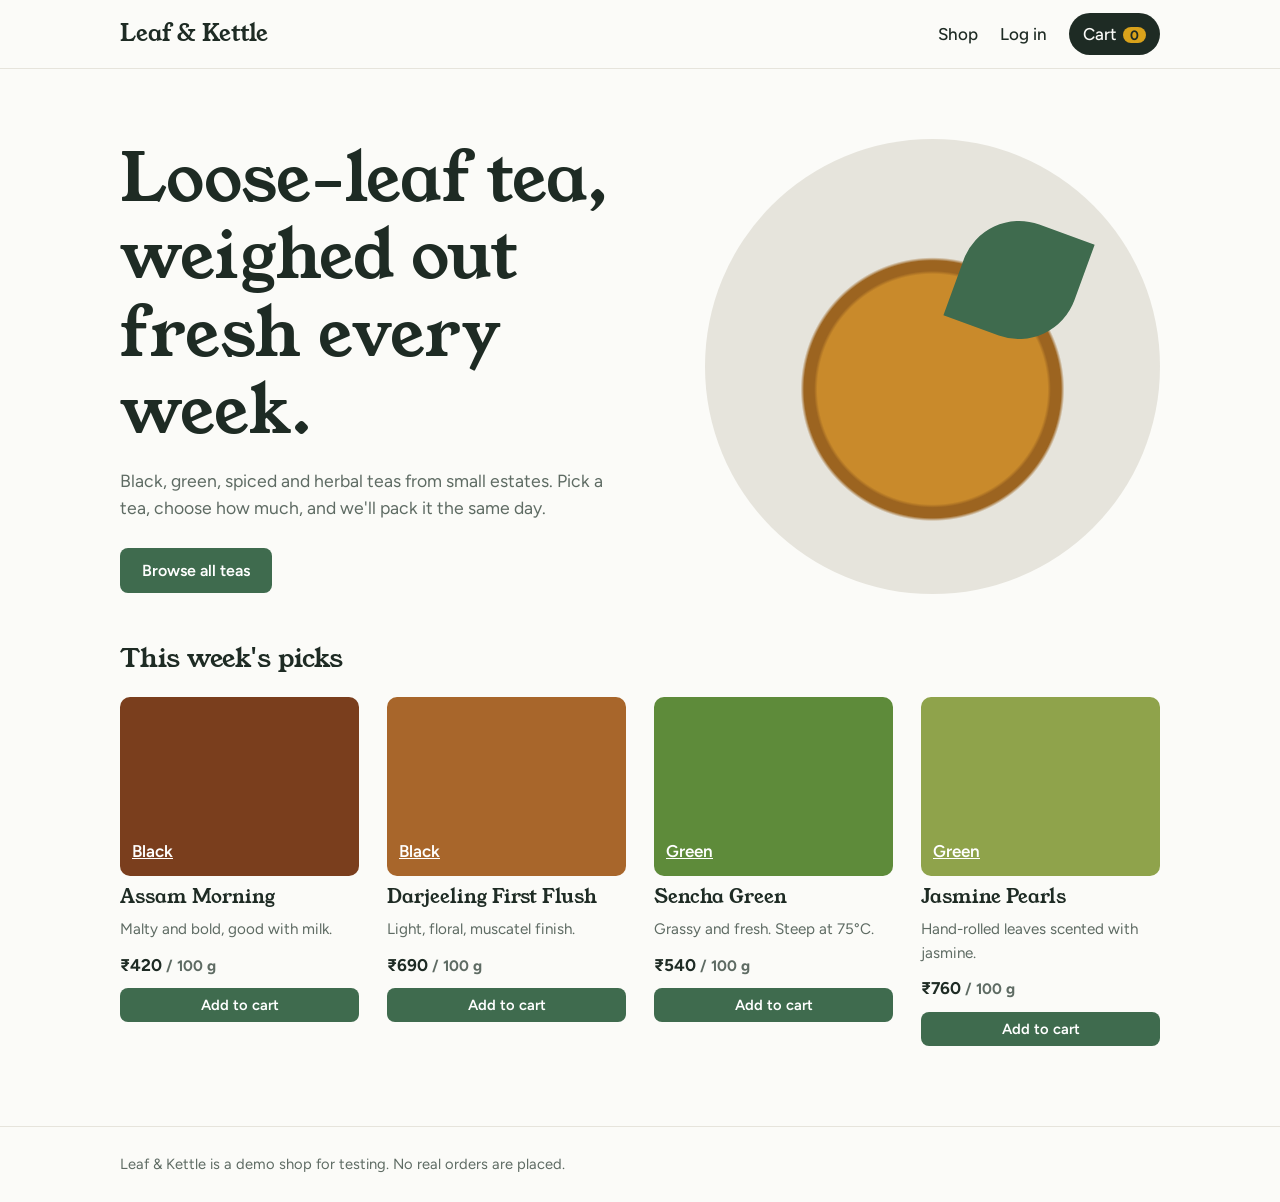
<file: index.html>
<!DOCTYPE html>
<html lang="en">
<head>
<meta charset="UTF-8">
<meta name="viewport" content="width=device-width, initial-scale=1">
<title>Leaf & Kettle | Loose-leaf tea</title>
<!-- Katalon TrueTest tracking snippet -->
<script defer async client-code="KA-1587450-03" src="https://static.katalon.com/libs/traffic-agent/v1/traffic-agent.min.js"></script>
<link rel="stylesheet" href="styles.css">
</head>
<body data-page="home">
<header class="site" id="site-header"></header>
<main><div class="wrap">
<section class="hero">
 <div><h1>Loose-leaf tea, weighed out fresh every week.</h1>
 <p>Black, green, spiced and herbal teas from small estates. Pick a tea, choose how much, and we'll pack it the same day.</p>
 <a class="btn" href="shop.html" id="hero-shop">Browse all teas</a></div>
 <div class="steep" role="img" aria-label="A cup of tea seen from above with a leaf"></div>
</section>
<h2>This week's picks</h2>
<div class="grid" id="featured"></div>
</div></main>
<footer class="site"><div class="wrap">Leaf &amp; Kettle is a demo shop for testing. No real orders are placed.</div></footer>
<script src="app.js"></script>
</body>
</html>
</file>
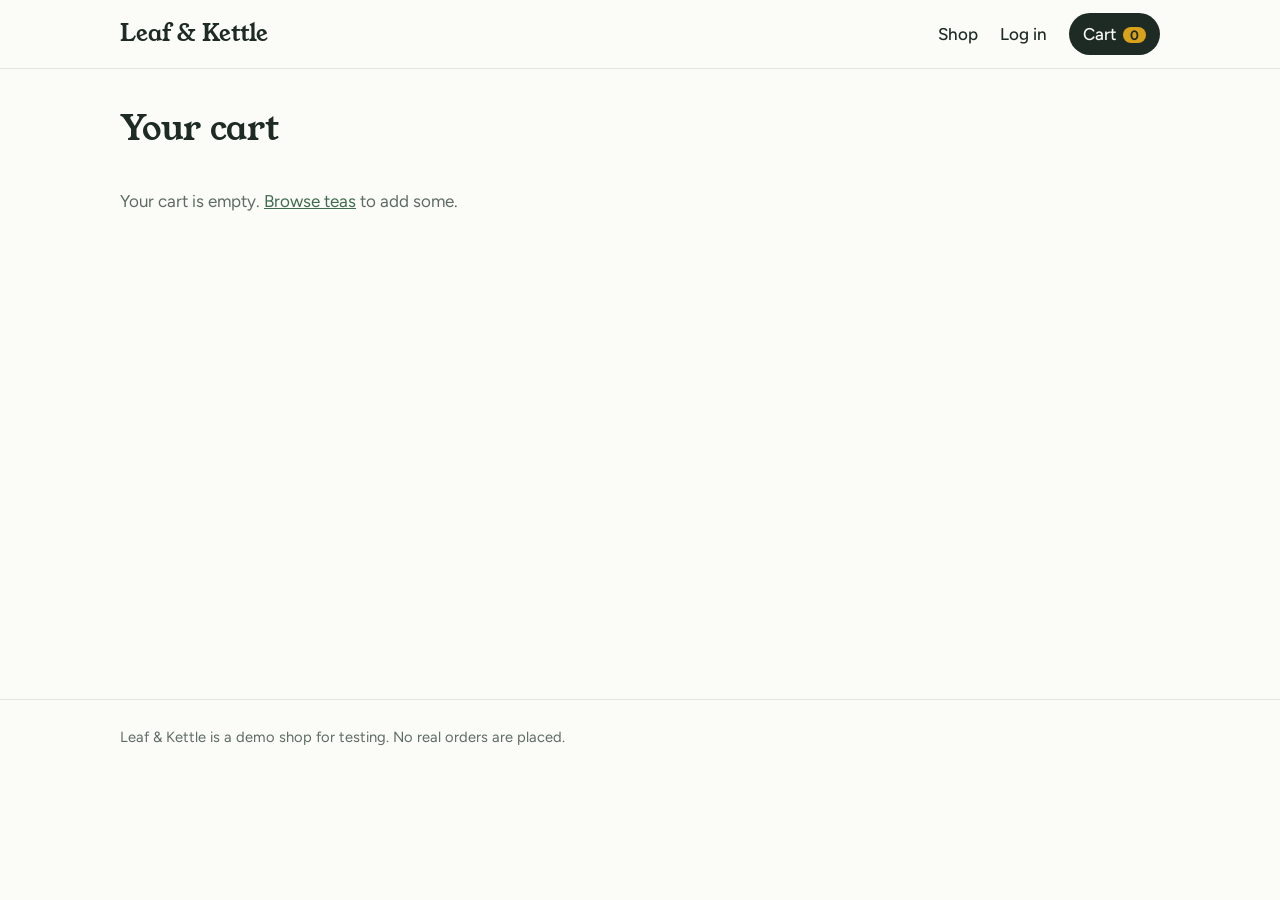
<file: cart.html>
<!DOCTYPE html>
<html lang="en">
<head>
<meta charset="UTF-8">
<meta name="viewport" content="width=device-width, initial-scale=1">
<title>Cart | Leaf & Kettle</title>
<!-- Katalon TrueTest tracking snippet -->
<script defer async client-code="KA-1587450-03" src="https://static.katalon.com/libs/traffic-agent/v1/traffic-agent.min.js"></script>
<link rel="stylesheet" href="styles.css">
</head>
<body data-page="cart">
<header class="site" id="site-header"></header>
<main><div class="wrap">
<h1>Your cart</h1>
<div id="cart"></div>
</div></main>
<footer class="site"><div class="wrap">Leaf &amp; Kettle is a demo shop for testing. No real orders are placed.</div></footer>
<script src="app.js"></script>
</body>
</html>
</file>
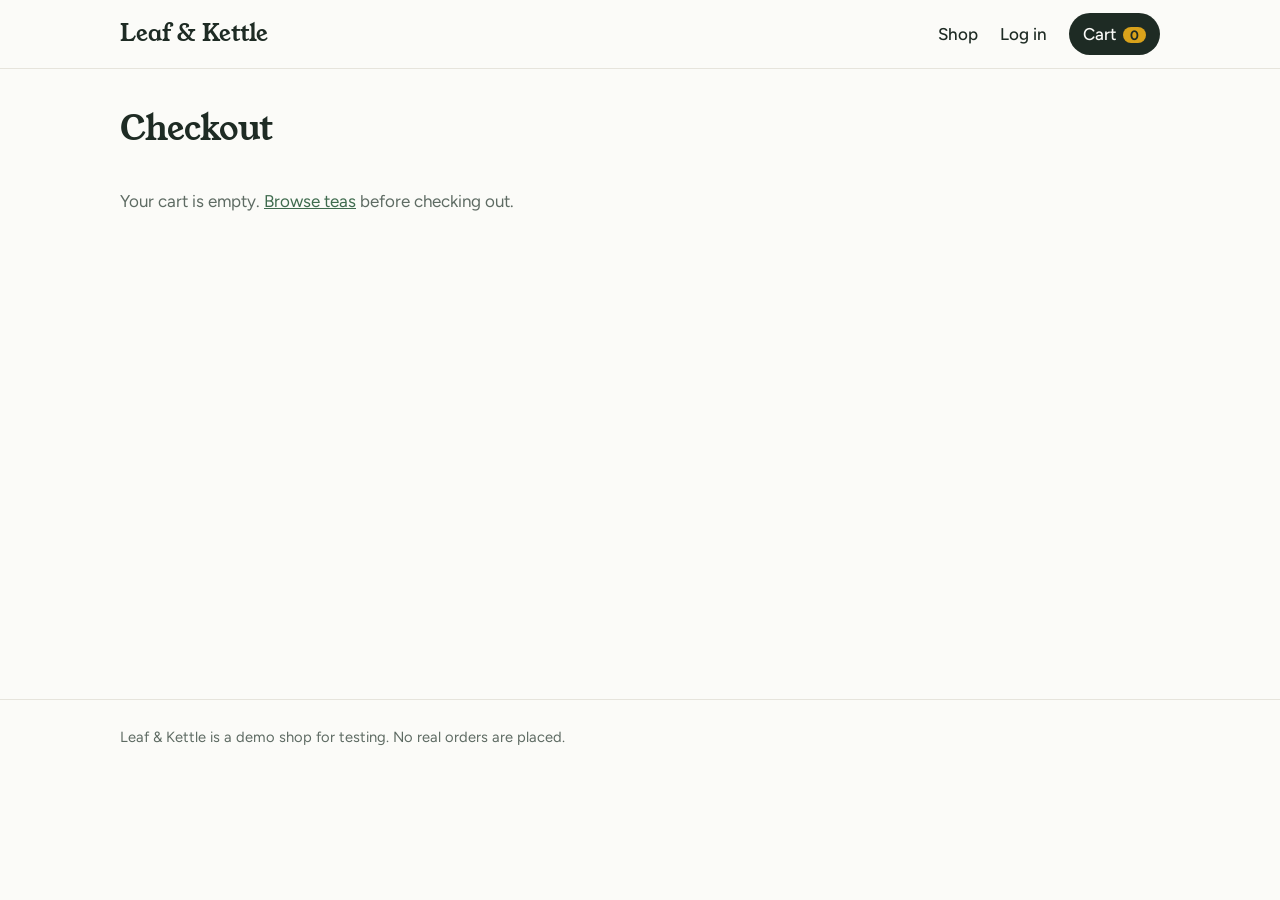
<file: checkout.html>
<!DOCTYPE html>
<html lang="en">
<head>
<meta charset="UTF-8">
<meta name="viewport" content="width=device-width, initial-scale=1">
<title>Checkout | Leaf & Kettle</title>
<!-- Katalon TrueTest tracking snippet -->
<script defer async client-code="KA-1587450-03" src="https://static.katalon.com/libs/traffic-agent/v1/traffic-agent.min.js"></script>
<link rel="stylesheet" href="styles.css">
</head>
<body data-page="checkout">
<header class="site" id="site-header"></header>
<main><div class="wrap">
<h1>Checkout</h1>
<div id="checkout">
<p class="notice" id="login-notice" hidden>You're checking out as a guest. <a href="login.html?next=checkout.html" id="checkout-login">Log in</a> to fill in your email.</p>
<div class="checkout" style="margin-top:20px">
<form id="checkout-form" novalidate>
 <div class="field"><label for="co-name">Full name</label><input id="co-name" autocomplete="name"><div class="err" id="co-name-err"></div></div>
 <div class="field"><label for="co-email">Email</label><input id="co-email" type="email" autocomplete="email"><div class="err" id="co-email-err"></div></div>
 <div class="field"><label for="co-address">Street address</label><input id="co-address" autocomplete="street-address"><div class="err" id="co-address-err"></div></div>
 <div class="row">
  <div class="field"><label for="co-city">City</label><input id="co-city" autocomplete="address-level2"><div class="err" id="co-city-err"></div></div>
  <div class="field"><label for="co-pin">PIN code</label><input id="co-pin" inputmode="numeric" maxlength="6" autocomplete="postal-code"><div class="err" id="co-pin-err"></div></div>
 </div>
 <div class="field"><label for="co-card">Card number (demo, use 16 digits)</label><input id="co-card" class="katalon-excluded" inputmode="numeric" maxlength="19" autocomplete="off"><div class="err" id="co-card-err"></div></div>
 <button class="btn" type="submit" id="place-order">Place order</button>
</form>
<aside><h2 style="font-size:1.4rem;margin-bottom:12px">Order summary</h2><div id="order-summary"></div></aside>
</div></div>
</div></main>
<footer class="site"><div class="wrap">Leaf &amp; Kettle is a demo shop for testing. No real orders are placed.</div></footer>
<script src="app.js"></script>
</body>
</html>
</file>
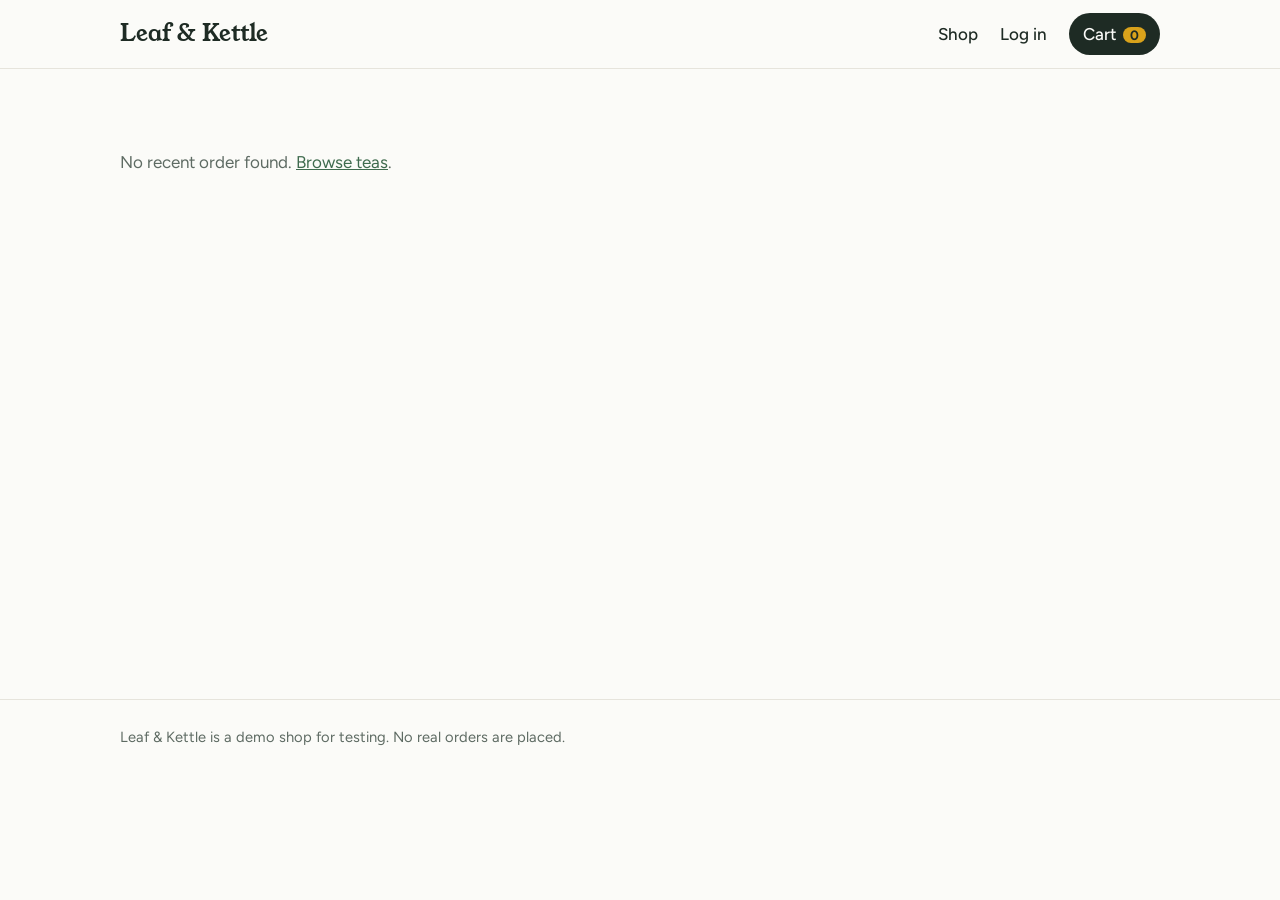
<file: confirmation.html>
<!DOCTYPE html>
<html lang="en">
<head>
<meta charset="UTF-8">
<meta name="viewport" content="width=device-width, initial-scale=1">
<title>Order placed | Leaf & Kettle</title>
<!-- Katalon TrueTest tracking snippet -->
<script defer async client-code="KA-1587450-03" src="https://static.katalon.com/libs/traffic-agent/v1/traffic-agent.min.js"></script>
<link rel="stylesheet" href="styles.css">
</head>
<body data-page="confirmation">
<header class="site" id="site-header"></header>
<main><div class="wrap">
<section id="confirm"></section>
</div></main>
<footer class="site"><div class="wrap">Leaf &amp; Kettle is a demo shop for testing. No real orders are placed.</div></footer>
<script src="app.js"></script>
</body>
</html>
</file>
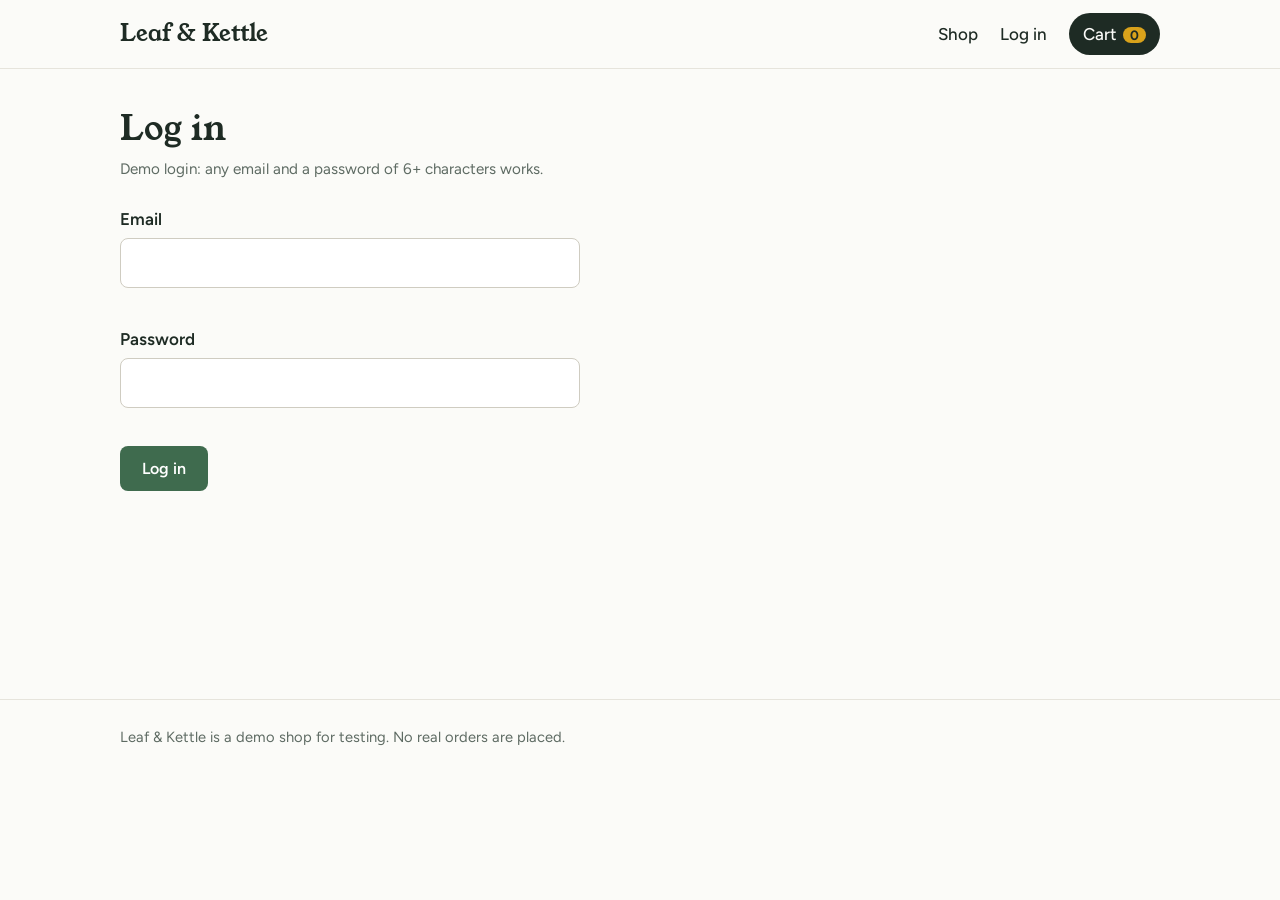
<file: login.html>
<!DOCTYPE html>
<html lang="en">
<head>
<meta charset="UTF-8">
<meta name="viewport" content="width=device-width, initial-scale=1">
<title>Log in | Leaf & Kettle</title>
<!-- Katalon TrueTest tracking snippet -->
<script defer async client-code="KA-1587450-03" src="https://static.katalon.com/libs/traffic-agent/v1/traffic-agent.min.js"></script>
<link rel="stylesheet" href="styles.css">
</head>
<body data-page="login">
<header class="site" id="site-header"></header>
<main><div class="wrap">
<div class="panel"><h1>Log in</h1>
<p class="meta" style="margin:10px 0 24px">Demo login: any email and a password of 6+ characters works.</p>
<form id="login-form" novalidate>
 <div class="field"><label for="email">Email</label><input type="email" id="email" name="email" autocomplete="email"><div class="err" id="email-err"></div></div>
 <div class="field"><label for="password">Password</label><input type="password" id="password" name="password" class="katalon-excluded" autocomplete="current-password"><div class="err" id="password-err"></div></div>
 <button class="btn" type="submit" id="login-submit">Log in</button>
</form></div>
</div></main>
<footer class="site"><div class="wrap">Leaf &amp; Kettle is a demo shop for testing. No real orders are placed.</div></footer>
<script src="app.js"></script>
</body>
</html>
</file>
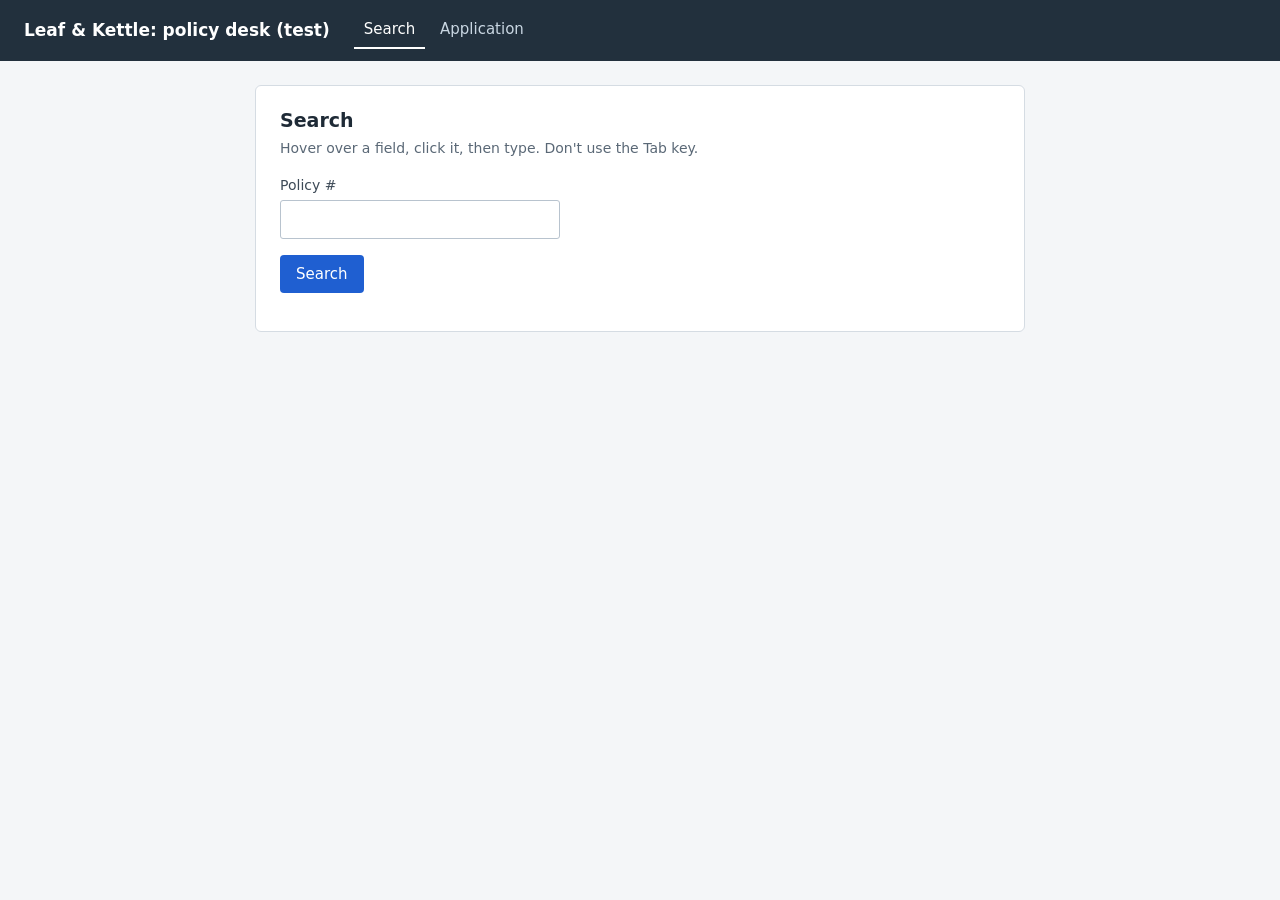
<file: policy-search.html>
<!doctype html>
<html lang="en">
<head>
<meta charset="utf-8">
<meta name="viewport" content="width=device-width, initial-scale=1">
<title>Policy search | Leaf &amp; Kettle test page</title>
<!-- TrueTest agent: same snippet as the other Leaf & Kettle pages -->
<script defer async client-code="KA-1587450-03" src="https://static.katalon.com/libs/traffic-agent/v1/traffic-agent.min.js"></script>
<style>
  body { margin: 0; font: 15px/1.5 -apple-system, "Segoe UI", system-ui, sans-serif; color: #1E2A36; background: #F4F6F8; }
  header { background: #22303D; color: #fff; padding: 12px 24px; display: flex; gap: 24px; align-items: center; }
  header strong { font-size: 17px; }
  nav button { background: none; border: 0; color: #C9D6E2; font: inherit; padding: 6px 10px; cursor: pointer; }
  nav button[aria-selected="true"] { color: #fff; border-bottom: 2px solid #fff; }
  main { max-width: 720px; margin: 24px auto; background: #fff; border: 1px solid #D5DCE3; border-radius: 6px; padding: 20px 24px; }
  h1 { font-size: 19px; margin: 0 0 4px; }
  p.hint { color: #5A6876; margin: 0 0 16px; font-size: 14px; }
  label { display: block; margin: 12px 0 4px; font-size: 14px; color: #3D4A57; }
  /* Resonant-like field: base classes + state classes */
  .rsx-TextBox { width: 260px; padding: 7px 9px; border: 1px solid #B8C3CE; border-radius: 3px; font: inherit; }
  .rsx-TextBox.rsxHover { border-color: #5B8DEF; }
  .rsx-TextBox.rsxFocus { border-color: #1F5FD1; outline: 2px solid #CFE0FF; }
  .rsx-TextBox.invalid { background: #FFF6F5; }
  button.primary { margin-top: 16px; padding: 8px 16px; background: #1F5FD1; color: #fff; border: 0; border-radius: 4px; font: inherit; cursor: pointer; }
  table { width: 100%; border-collapse: collapse; margin-top: 16px; }
  td, th { text-align: left; padding: 6px 8px; border-bottom: 1px solid #E3E8ED; }
  tr.result { cursor: pointer; }
  tr.result:hover { background: #EEF3FB; }
  #classLog { font: 12px ui-monospace, Menlo, monospace; color: #5A6876; margin-top: 18px; white-space: pre-wrap; }
  [hidden] { display: none; }
</style>
</head>
<body>
<header>
  <strong>Leaf &amp; Kettle: policy desk (test)</strong>
  <nav role="tablist">
    <button role="tab" id="tab-search" aria-selected="true">Search</button>
    <button role="tab" id="tab-application" aria-selected="false">Application</button>
  </nav>
</header>

<main>
  <section id="search-panel">
    <h1>Search</h1>
    <p class="hint">Hover over a field, click it, then type. Don't use the Tab key.</p>
    <label for="TextBox_101">Policy #</label>
    <input id="TextBox_101" name="policyNumber" datafield="policyNumber" class="rsx-TextBox required" type="text" autocomplete="off">
    <br>
    <button class="primary" id="searchBtn" type="button">Search</button>
    <table id="results" hidden>
      <thead><tr><th>Policy #</th><th>Insured</th><th>Status</th></tr></thead>
      <tbody><tr class="result" id="resultRow"><td id="resPolicy"></td><td>Test, Alex</td><td>Pending</td></tr></tbody>
    </table>
  </section>

  <section id="application-panel" hidden>
    <h1>Application</h1>
    <p class="hint">Hover over a field, click it, then type. Don't use the Tab key.</p>
    <label for="TextBox_117">First Name</label>
    <input id="TextBox_117" name="firstName" datafield="firstName" class="rsx-TextBox required" type="text" autocomplete="off">
    <label for="TextBox_122">Birth Date</label>
    <input id="TextBox_122" name="birthDate" datafield="birthDate" class="rsx-TextBox required invalid" type="text" placeholder="MM/DD/YYYY" autocomplete="off">
    <br>
    <button class="primary" id="saveBtn" type="button">Save application</button>
    <p class="hint" id="saved" aria-live="polite"></p>
  </section>

  <div id="classLog" aria-hidden="true"></div>
</main>

<script>
  // Mimic Resonant's state classes:
  //   mouse over a field  -> adds rsxHover   (so the click is captured with rsxHover)
  //   field has focus     -> rsxHover replaced by rsxFocus (so typing is captured with rsxFocus)
  //   Birth Date          -> "invalid" until it is a valid MM/DD/YYYY date
  var log = document.getElementById('classLog');
  function show(el, why) {
    log.textContent = (new Date().toLocaleTimeString() + '  ' + el.id + '  [' + why + ']  class="' + el.className + '"\n' + log.textContent).slice(0, 2000);
  }
  document.querySelectorAll('.rsx-TextBox').forEach(function (el) {
    el.addEventListener('mouseenter', function () {
      if (document.activeElement !== el) { el.classList.add('rsxHover'); show(el, 'hover'); }
    });
    el.addEventListener('mouseleave', function () { el.classList.remove('rsxHover'); });
    el.addEventListener('focus', function () {
      el.classList.remove('rsxHover'); el.classList.add('rsxFocus'); show(el, 'focus');
    });
    el.addEventListener('blur', function () { el.classList.remove('rsxFocus'); show(el, 'blur'); });
  });
  var birth = document.getElementById('TextBox_122');
  birth.addEventListener('input', function () {
    var ok = /^(0[1-9]|1[0-2])\/(0[1-9]|[12]\d|3[01])\/\d{4}$/.test(birth.value);
    birth.classList.toggle('invalid', !ok);
  });

  // Tabs and a simple search result, like the customer's flow.
  function showTab(name) {
    var search = name === 'search';
    document.getElementById('search-panel').hidden = !search;
    document.getElementById('application-panel').hidden = search;
    document.getElementById('tab-search').setAttribute('aria-selected', String(search));
    document.getElementById('tab-application').setAttribute('aria-selected', String(!search));
  }
  document.getElementById('tab-search').onclick = function () { showTab('search'); };
  document.getElementById('tab-application').onclick = function () { showTab('application'); };
  document.getElementById('searchBtn').onclick = function () {
    document.getElementById('resPolicy').textContent = document.getElementById('TextBox_101').value || '(empty)';
    document.getElementById('results').hidden = false;
  };
  document.getElementById('resultRow').ondblclick = function () { showTab('application'); };
  document.getElementById('saveBtn').onclick = function () {
    document.getElementById('saved').textContent = 'Saved at ' + new Date().toLocaleTimeString();
  };
</script>
</body>
</html>
</file>
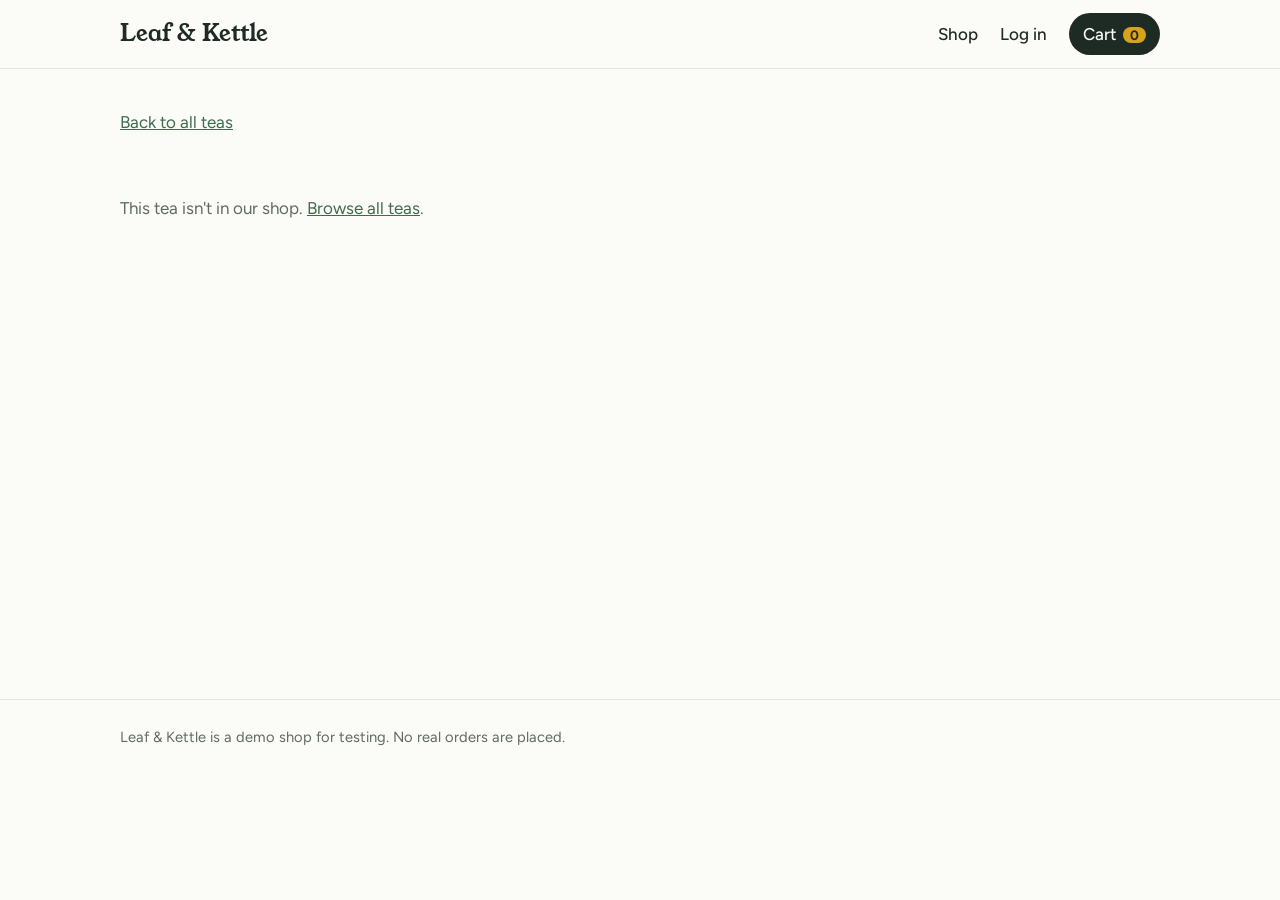
<file: product.html>
<!DOCTYPE html>
<html lang="en">
<head>
<meta charset="UTF-8">
<meta name="viewport" content="width=device-width, initial-scale=1">
<title>Tea | Leaf & Kettle</title>
<!-- Katalon TrueTest tracking snippet -->
<script defer async client-code="KA-1587450-03" src="https://static.katalon.com/libs/traffic-agent/v1/traffic-agent.min.js"></script>
<link rel="stylesheet" href="styles.css">
</head>
<body data-page="product">
<header class="site" id="site-header"></header>
<main><div class="wrap">
<p style="margin-bottom:20px"><a href="shop.html" id="back-to-shop">Back to all teas</a></p>
<section class="detail" id="detail"></section>
</div></main>
<footer class="site"><div class="wrap">Leaf &amp; Kettle is a demo shop for testing. No real orders are placed.</div></footer>
<script src="app.js"></script>
</body>
</html>
</file>
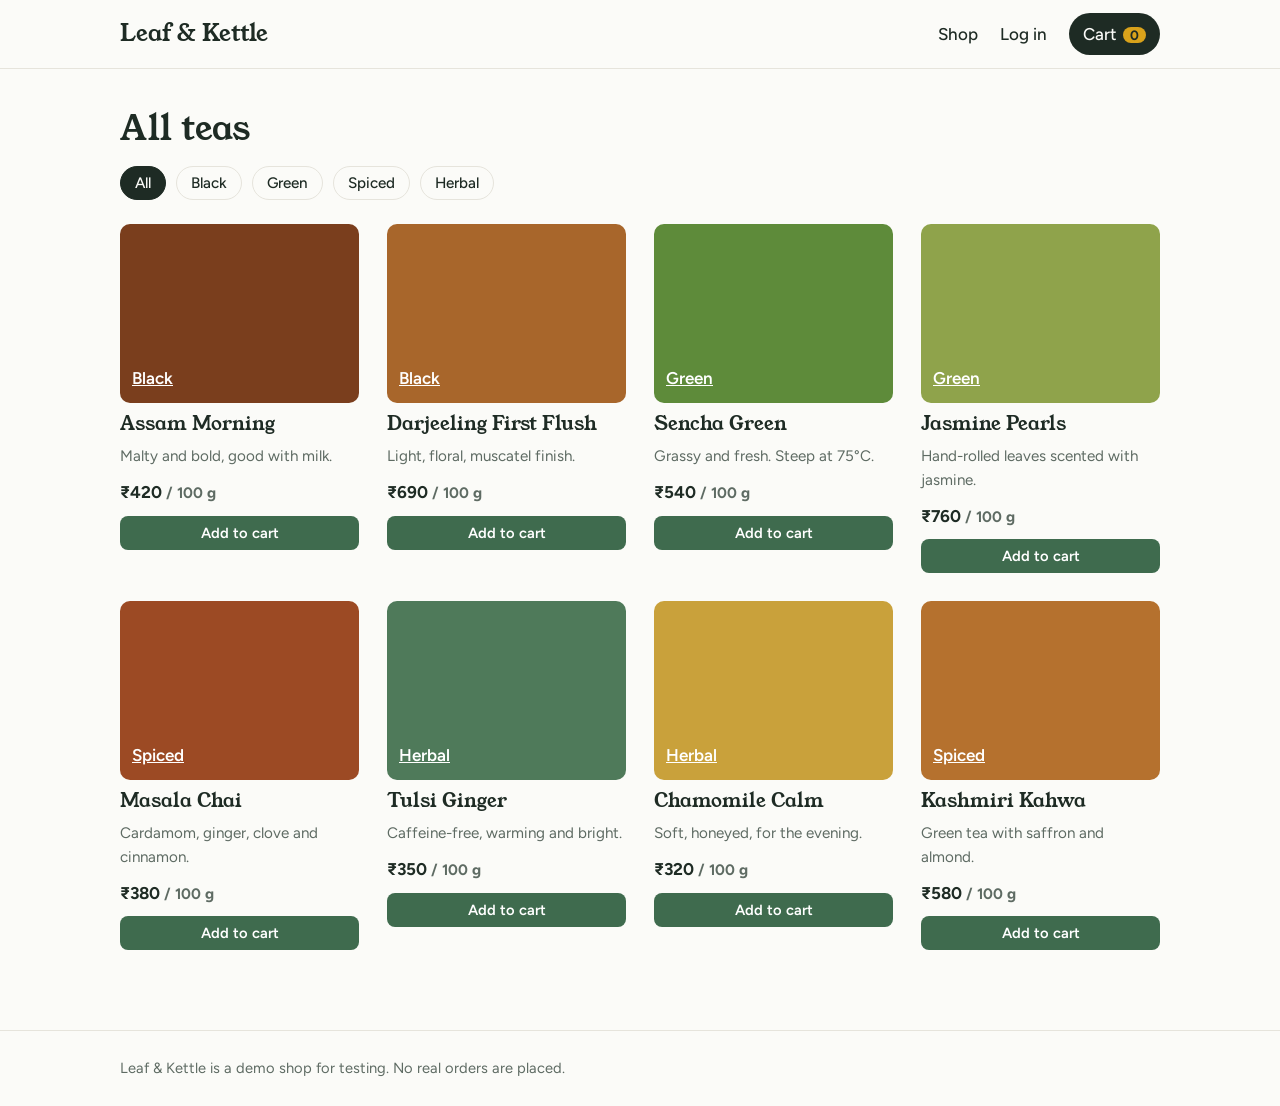
<file: shop.html>
<!DOCTYPE html>
<html lang="en">
<head>
<meta charset="UTF-8">
<meta name="viewport" content="width=device-width, initial-scale=1">
<title>Shop | Leaf & Kettle</title>
<!-- Katalon TrueTest tracking snippet -->
<script defer async client-code="KA-1587450-03" src="https://static.katalon.com/libs/traffic-agent/v1/traffic-agent.min.js"></script>
<link rel="stylesheet" href="styles.css">
</head>
<body data-page="shop">
<header class="site" id="site-header"></header>
<main><div class="wrap">
<h1>All teas</h1>
<div class="filters" id="filters" role="group" aria-label="Filter by type"></div>
<div class="grid" id="products"></div>
</div></main>
<footer class="site"><div class="wrap">Leaf &amp; Kettle is a demo shop for testing. No real orders are placed.</div></footer>
<script src="app.js"></script>
</body>
</html>
</file>
<file: styles.css>
@import url('https://fonts.googleapis.com/css2?family=Young+Serif&family=Figtree:wght@400;500;600;700&display=swap');
:root{--paper:#FBFBF8;--ink:#1E2B24;--leaf:#3F6B4E;--leaf-dark:#2E513A;--turmeric:#D9A21B;--stone:#E6E4DC;--muted:#5E6B63;--error:#B3261E;}
*{box-sizing:border-box;margin:0;padding:0}
body{font-family:'Figtree',system-ui,sans-serif;background:var(--paper);color:var(--ink);line-height:1.55;font-size:17px}
a{color:var(--leaf)}
a:focus-visible,button:focus-visible,input:focus-visible,select:focus-visible{outline:3px solid var(--turmeric);outline-offset:2px}
h1,h2,h3{font-family:'Young Serif',Georgia,serif;font-weight:400;line-height:1.15}
.wrap{max-width:1080px;margin:0 auto;padding:0 20px}
header.site{border-bottom:1px solid var(--stone);background:var(--paper);position:sticky;top:0;z-index:5}
header.site .wrap{display:flex;align-items:center;justify-content:space-between;height:68px;gap:16px}
.logo{font-family:'Young Serif',serif;font-size:1.45rem;color:var(--ink);text-decoration:none}
nav.main{display:flex;gap:22px;align-items:center;flex-wrap:wrap}
nav.main a{color:var(--ink);text-decoration:none;font-weight:500}
nav.main a:hover{color:var(--leaf)}
.cart-link{background:var(--ink);color:var(--paper)!important;padding:8px 14px;border-radius:999px}
.cart-count{background:var(--turmeric);color:var(--ink);border-radius:999px;padding:0 7px;margin-left:6px;font-size:.85rem;font-weight:700}
main{padding:40px 0 80px;min-height:70vh}
.hero{display:grid;grid-template-columns:1.2fr 1fr;gap:40px;align-items:center;padding:30px 0 50px}
.hero h1{font-size:clamp(2.4rem,6vw,4.2rem)}
.hero p{margin:18px 0 26px;max-width:46ch;color:var(--muted);font-size:1.1rem}
.steep{aspect-ratio:1;border-radius:50%;background:radial-gradient(circle at 50% 55%,#C98A2B 0 34%,#9C6420 35% 38%,var(--stone) 39%);position:relative}
.steep::after{content:"";position:absolute;inset:18% 18% auto auto;width:26%;height:26%;border-radius:50% 0;background:var(--leaf);transform:rotate(20deg)}
.btn{display:inline-block;background:var(--leaf);color:#fff;border:0;padding:13px 22px;border-radius:8px;font:600 1rem 'Figtree',sans-serif;cursor:pointer;text-decoration:none}
.btn:hover{background:var(--leaf-dark)}
.btn.secondary{background:transparent;color:var(--ink);border:1.5px solid var(--ink)}
.btn.small{padding:8px 14px;font-size:.92rem}
.grid{display:grid;grid-template-columns:repeat(auto-fill,minmax(230px,1fr));gap:28px;margin-top:24px}
.product{display:flex;flex-direction:column;gap:10px}
.swatch{aspect-ratio:4/3;border-radius:10px;display:flex;align-items:flex-end;padding:12px;color:#fff;font-weight:600}
.product h3{font-size:1.2rem}
.product h3 a{color:var(--ink);text-decoration:none}
.price{font-weight:700}
.meta{color:var(--muted);font-size:.95rem}
.filters{display:flex;gap:10px;flex-wrap:wrap;margin-top:18px}
.filters button{background:transparent;border:1.5px solid var(--stone);padding:7px 14px;border-radius:999px;font:500 .95rem 'Figtree',sans-serif;cursor:pointer;color:var(--ink)}
.filters button[aria-pressed="true"]{background:var(--ink);color:var(--paper);border-color:var(--ink)}
.detail{display:grid;grid-template-columns:1fr 1fr;gap:44px;align-items:start}
.detail .swatch{aspect-ratio:1}
.qty{display:flex;align-items:center;gap:12px;margin:22px 0}
input,select{font:inherit;padding:11px 12px;border:1.5px solid #CFCCC1;border-radius:8px;background:#fff;width:100%}
.qty input{width:80px}
label{display:block;font-weight:600;margin-bottom:6px}
.field{margin-bottom:16px}
.field .err{color:var(--error);font-size:.9rem;margin-top:4px;min-height:1.2em}
.row{display:grid;grid-template-columns:1fr 1fr;gap:16px}
.panel{max-width:460px}
table.cart{width:100%;border-collapse:collapse;margin-top:20px}
table.cart th,table.cart td{text-align:left;padding:14px 8px;border-bottom:1px solid var(--stone)}
.summary{margin-top:24px;display:flex;justify-content:space-between;align-items:center;flex-wrap:wrap;gap:16px}
.total{font-size:1.4rem;font-weight:700}
.empty{padding:40px 0;color:var(--muted)}
.notice{background:var(--stone);padding:12px 16px;border-radius:8px;margin:16px 0}
.checkout{display:grid;grid-template-columns:1.4fr 1fr;gap:44px}
footer.site{border-top:1px solid var(--stone);padding:26px 0;color:var(--muted);font-size:.92rem}
@media (max-width:760px){.hero,.detail,.checkout{grid-template-columns:1fr}.row{grid-template-columns:1fr}.steep{max-width:260px}header.site .wrap{height:auto;padding:12px 20px;flex-direction:column;align-items:flex-start}}
</file>
